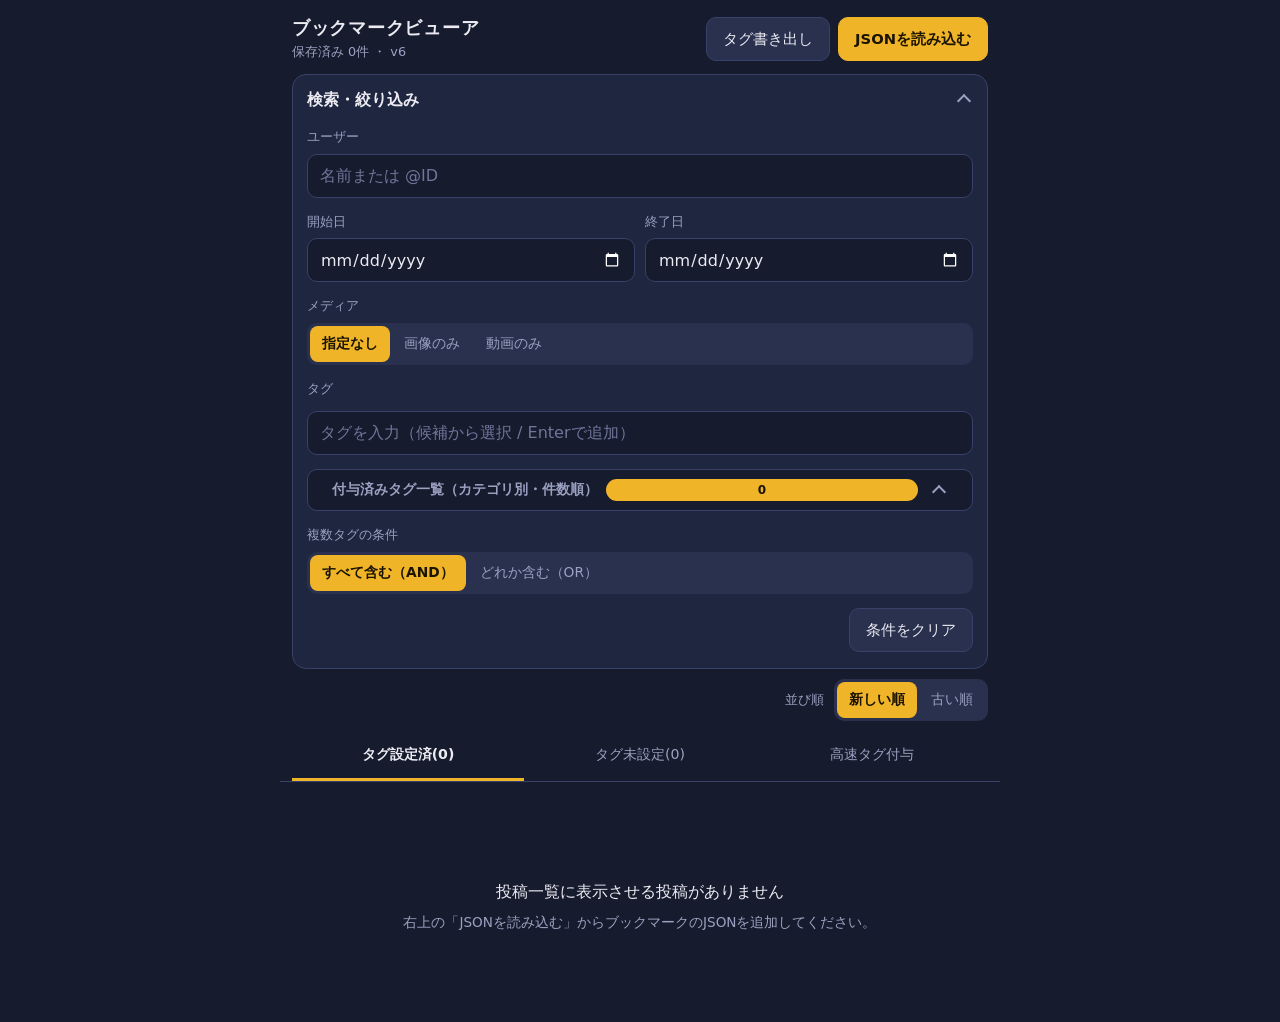
<file: index.html>
<!doctype html>
<html lang="ja">
<head>
  <meta charset="utf-8">
  <!-- スマホでも「PC版サイト」と同じ大きさ感にするため幅1060で描画。入力欄タップ時の自動ズームを防ぐため拡大は禁止
       (画像の拡大表示中だけ app.js が拡大を許可する) -->
  <meta id="vp" name="viewport" content="width=1060, maximum-scale=1, user-scalable=no, viewport-fit=cover">
  <meta name="theme-color" content="#161b2e">
  <!-- X の画像・動画CDNへリファラを送らない (動画URLがリファラ次第で拒否されるのを防ぐ) -->
  <meta name="referrer" content="no-referrer">
  <title>Xブックマークビューア</title>
  <link rel="manifest" href="manifest.webmanifest">
  <link rel="icon" href="icon.svg" type="image/svg+xml">
  <link rel="stylesheet" href="style.css">
  <script src="app.js" defer></script>
</head>
<body>
  <div class="app">

    <!-- ヘッダー -->
    <header class="top">
      <div class="brand">
        <h1>ブックマークビューア</h1>
        <p id="total-count" class="sub">保存済み 0件</p>
      </div>
      <div class="top-actions">
        <button id="btn-import" class="btn btn-primary" type="button">JSONを読み込む</button>
        <input id="file-input" type="file" accept=".json,application/json" multiple hidden>
      </div>
    </header>

    <div id="status" class="status" role="status" hidden></div>
    <div id="fatal" class="fatal" role="alert" hidden></div>
    <div id="master-note" class="note" role="status" hidden></div>

    <!-- 検索・絞り込み（並び替えとは分離） -->
    <details id="search" class="panel">
      <summary>
        <span>検索・絞り込み</span>
        <span id="filter-badge" class="badge" hidden>0</span>
      </summary>

      <form id="search-form" autocomplete="off">
        <div class="field">
          <label for="s-user">ユーザー</label>
          <input id="s-user" type="search" placeholder="名前または @ID" enterkeyhint="search">
        </div>

        <div class="field-row">
          <div class="field">
            <label for="s-from">開始日</label>
            <input id="s-from" type="date">
          </div>
          <div class="field">
            <label for="s-to">終了日</label>
            <input id="s-to" type="date">
          </div>
        </div>

        <fieldset class="field">
          <legend>メディア</legend>
          <div class="seg">
            <label><input type="radio" name="media" value="all" checked><span>指定なし</span></label>
            <label><input type="radio" name="media" value="image"><span>画像のみ</span></label>
            <label><input type="radio" name="media" value="video"><span>動画のみ</span></label>
          </div>
        </fieldset>

        <div class="field">
          <label for="s-tag">タグ</label>
          <div id="s-tag-chips" class="chip-row"></div>
          <div id="s-tag-field" class="tag-field">
            <input id="s-tag" type="text" placeholder="タグを入力（候補から選択 / Enterで追加）" enterkeyhint="done">
            <div id="s-tag-suggest" class="chip-row sug-row" hidden></div>
          </div>
          <details id="s-tag-all" class="tag-all">
            <summary>付与済みタグ一覧（カテゴリ別・件数順） <span id="s-tag-all-n" class="badge">0</span></summary>
            <div id="s-tag-all-list" class="chip-row tag-all-list"></div>
          </details>
        </div>

        <fieldset class="field">
          <legend>複数タグの条件</legend>
          <div class="seg">
            <label><input type="radio" name="tagmode" value="and" checked><span>すべて含む（AND）</span></label>
            <label><input type="radio" name="tagmode" value="or"><span>どれか含む（OR）</span></label>
          </div>
        </fieldset>

        <div class="form-actions">
          <button id="btn-reset" class="btn" type="button">条件をクリア</button>
        </div>
      </form>
    </details>

    <!-- 並び替え -->
    <div class="sortbar">
      <span id="sort-label" class="sort-label">並び順</span>
      <div class="seg" role="radiogroup" aria-labelledby="sort-label">
        <label><input type="radio" name="sort" value="new" checked><span>新しい順</span></label>
        <label><input type="radio" name="sort" value="old"><span>古い順</span></label>
      </div>
    </div>

    <!-- タブ -->
    <nav class="tabs" role="tablist" aria-label="投稿の種類">
      <button id="tab-tagged" class="tab" role="tab" type="button" data-tab="tagged" aria-selected="true">タグ設定済(<span class="n">0</span>)</button>
      <button id="tab-untagged" class="tab" role="tab" type="button" data-tab="untagged" aria-selected="false">タグ未設定(<span class="n">0</span>)</button>
      <button id="tab-quick" class="tab" role="tab" type="button" data-tab="quick" aria-selected="false">高速タグ付与</button>
    </nav>

    <div id="list-top" class="list-top"></div>
    <div id="pager-top" class="pager" hidden></div>

    <main id="list" class="list" role="tabpanel" aria-labelledby="tab-tagged"></main>

    <div id="empty" class="empty" hidden>
      <p id="empty-msg" class="empty-msg">投稿一覧に表示させる投稿がありません</p>
      <p id="empty-hint" class="empty-hint"></p>
    </div>

    <div id="pager-bottom" class="pager" hidden></div>

    <!-- 高速タグ付与 (専用UI) -->
    <section id="quick" class="quick" role="tabpanel" aria-labelledby="tab-quick" hidden>
      <div id="q-main" class="q-main">
        <div class="q-head">
          <div>
            <div id="q-progress" class="q-progress" aria-live="polite">0 / 0</div>
            <div id="q-sub" class="q-sub"></div>
          </div>
          <button id="q-exit" class="btn btn-sm" type="button">高速タグ付与を終了</button>
        </div>

        <div id="q-post" class="q-post"></div>

        <nav id="q-crumbs" class="q-crumbs" aria-label="タグのカテゴリ"></nav>

        <div class="q-current">
          <div id="q-cur" class="q-cur"></div>
          <span id="q-count" class="counter">0 / 10</span>
        </div>

        <div id="q-cands" class="q-cands">
          <input id="q-filter" type="search" placeholder="候補を絞り込み（別名も可）" autocomplete="off">
          <div id="q-cands-list"></div>
        </div>

        <div class="q-manual">
          <div class="add-row">
            <input id="q-manual" type="text" placeholder="手動タグ（10文字まで・カンマで複数）" enterkeyhint="done" autocomplete="off">
            <button id="q-manual-add" class="btn btn-primary" type="button">追加</button>
          </div>
          <p id="q-error" class="error" role="alert" hidden></p>
        </div>

        <div class="q-foot">
          <button id="q-skip" class="btn" type="button">スキップ</button>
          <button id="q-next" class="btn" type="button">次カテゴリ →</button>
          <button id="q-save" class="btn btn-primary" type="button">保存して次の投稿 →</button>
        </div>
      </div>
      <div id="q-done" class="q-done empty" hidden></div>
    </section>
  </div>

  <!-- タグ編集 -->
  <dialog id="tag-dialog" class="sheet" aria-labelledby="tag-title">
    <div class="dlg-head">
      <h2 id="tag-title" tabindex="-1" autofocus>タグを編集</h2>
      <p id="tag-post-hint" class="dlg-sub"></p>
    </div>
    <div class="dlg-body">
      <div class="dlg-block">
        <div class="dlg-row">
          <h3>この投稿のタグ</h3>
          <span id="tag-counter" class="counter">0 / 10</span>
        </div>
        <div id="tag-current" class="chip-row"></div>
      </div>

      <div class="dlg-block">
        <label class="dlg-label" for="tag-input">タグを追加</label>
        <div class="add-row">
          <input id="tag-input" type="text" placeholder="10文字まで。カンマで複数追加" enterkeyhint="done" autocomplete="off">
          <button id="tag-add" class="btn btn-primary" type="button">追加</button>
        </div>
        <p id="tag-error" class="error" role="alert" hidden></p>
      </div>

      <div class="dlg-block">
        <h3>JSONタグから選ぶ</h3>
        <input id="tag-filter" type="search" placeholder="候補を絞り込み（別名も可）" autocomplete="off">
        <div id="tag-master" class="pick-master"></div>
      </div>

      <div class="dlg-block">
        <h3>使用済みのタグから選ぶ</h3>
        <div id="tag-existing" class="chip-row pick-row"></div>
      </div>
    </div>
    <div class="dlg-foot">
      <button id="tag-cancel" class="btn" type="button">キャンセル</button>
      <button id="tag-save" class="btn btn-primary" type="button">保存</button>
    </div>
  </dialog>

  <!-- 画像拡大 -->
  <dialog id="lightbox" aria-label="画像の拡大表示">
    <div class="lb-bar">
      <div class="lb-info">
        <span id="lb-post" class="lb-count"></span>
        <span id="lb-imgnav" class="lb-imgnav" hidden>
          <button id="lb-iprev" class="btn btn-icon" type="button" aria-label="前の画像">‹</button>
          <span id="lb-count" class="lb-count"></span>
          <button id="lb-inext" class="btn btn-icon" type="button" aria-label="次の画像">›</button>
        </span>
      </div>
      <div class="lb-actions">
        <button id="lb-save" class="btn btn-primary" type="button">画像を保存</button>
        <button id="lb-close" class="btn" type="button">閉じる</button>
      </div>
    </div>
    <div id="lb-stage" class="lb-stage">
      <button id="lb-prev" class="lb-nav lb-prev" type="button" aria-label="前の投稿">‹</button>
      <img id="lb-img" alt="拡大した画像" decoding="async" referrerpolicy="no-referrer">
      <p id="lb-msg" class="lb-msg" hidden>ファイルの読み込みに失敗しました</p>
      <button id="lb-next" class="lb-nav lb-next" type="button" aria-label="次の投稿">›</button>
    </div>
  </dialog>

  <!-- 読み込み結果 -->
  <dialog id="import-dialog" class="sheet" aria-labelledby="import-title">
    <div class="dlg-head">
      <h2 id="import-title" tabindex="-1" autofocus>読み込み結果</h2>
    </div>
    <div id="import-body" class="dlg-body"></div>
    <div class="dlg-foot">
      <button id="import-close" class="btn btn-primary" type="button">閉じる</button>
    </div>
  </dialog>

  <!-- 確認 -->
  <dialog id="confirm-dialog" class="sheet" aria-labelledby="confirm-msg">
    <div class="dlg-head">
      <h2 id="confirm-msg" tabindex="-1" autofocus></h2>
    </div>
    <div class="dlg-foot">
      <button id="confirm-cancel" class="btn" type="button">キャンセル</button>
      <button id="confirm-ok" class="btn btn-primary" type="button">OK</button>
    </div>
  </dialog>

  <div id="toast" class="toast" role="status" aria-live="polite"></div>
</body>
</html>
</file>
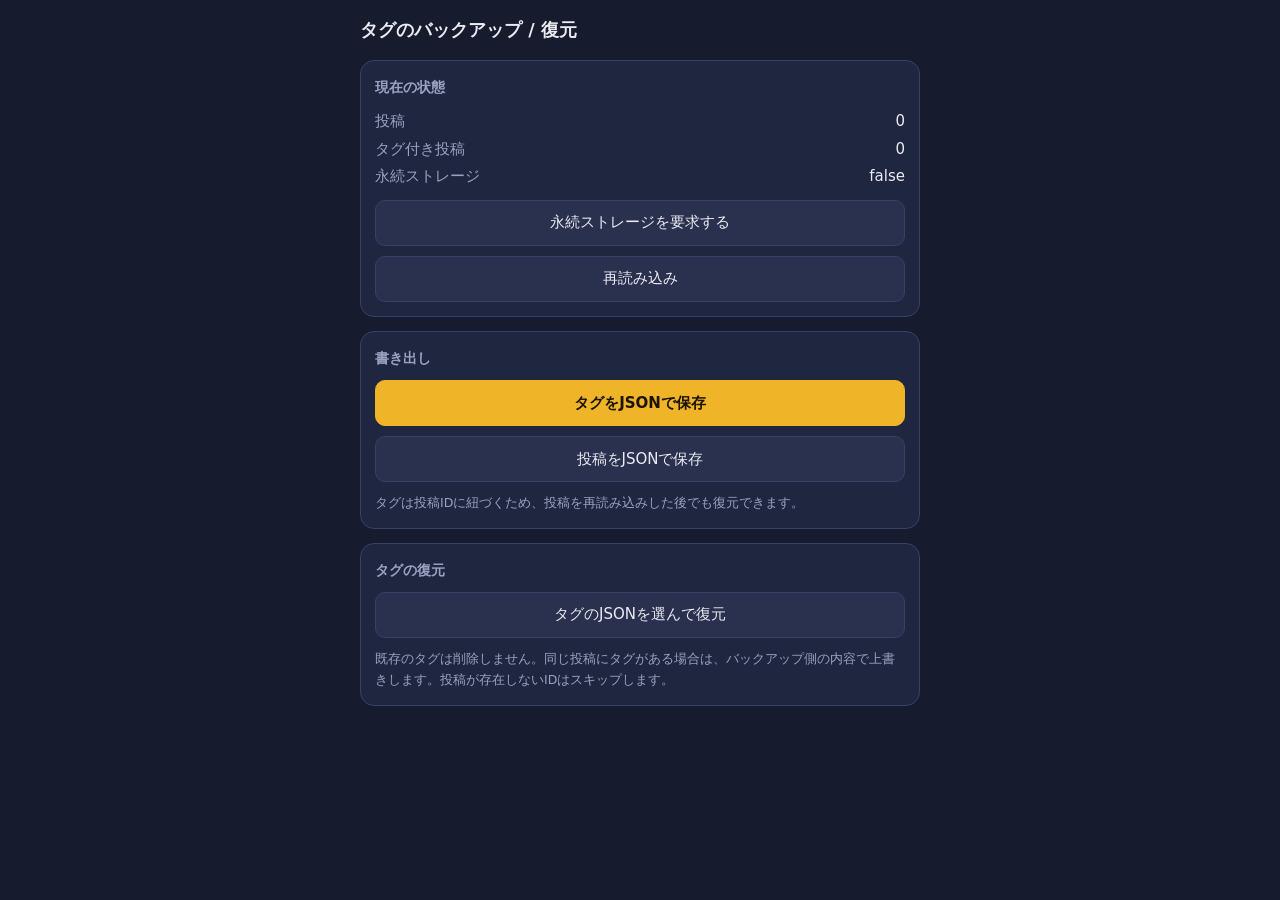
<file: tools/backup.html>
<!doctype html>
<html lang="ja">
<head>
<meta charset="utf-8">
<meta name="viewport" content="width=device-width, initial-scale=1">
<title>タグのバックアップ</title>
<style>
  :root{--bg:#161b2e;--surface:#1f2640;--line:#38416a;--text:#ecebf2;--muted:#9ba1c0;--accent:#f0b429;--on-accent:#1a1400;--ok:#8fe3a0;--ng:#ff8080}
  *{box-sizing:border-box}
  body{margin:0;padding:16px;background:var(--bg);color:var(--text);font:15px/1.7 "Hiragino Sans","Noto Sans JP",system-ui,sans-serif}
  main{max-width:560px;margin:0 auto;display:grid;gap:14px}
  h1{font-size:1.1rem;margin:0}
  section{background:var(--surface);border:1px solid var(--line);border-radius:14px;padding:14px;display:grid;gap:10px}
  h2{font-size:.9rem;margin:0;color:var(--muted);font-weight:600}
  button,label.btn{appearance:none;border:1px solid var(--line);background:#29314f;color:var(--text);border-radius:10px;min-height:46px;padding:0 14px;font:inherit;display:flex;align-items:center;justify-content:center;cursor:pointer}
  button.primary{background:var(--accent);border-color:var(--accent);color:var(--on-accent);font-weight:700}
  input[type=file]{display:none}
  dl{margin:0;display:grid;grid-template-columns:auto 1fr;gap:2px 12px}
  dt{color:var(--muted)} dd{margin:0;text-align:right;font-variant-numeric:tabular-nums}
  #msg{white-space:pre-wrap;min-height:1.7em;margin:0;font-size:.88rem}
  .ok{color:var(--ok)} .ng{color:var(--ng)}
  small{color:var(--muted)}
</style>
</head>
<body>
<main>
  <h1>タグのバックアップ / 復元</h1>

  <section>
    <h2>現在の状態</h2>
    <dl>
      <dt>投稿</dt><dd id="n-posts">-</dd>
      <dt>タグ付き投稿</dt><dd id="n-tags">-</dd>
      <dt>永続ストレージ</dt><dd id="persist">-</dd>
    </dl>
    <button id="btn-persist" type="button">永続ストレージを要求する</button>
    <button id="btn-refresh" type="button">再読み込み</button>
  </section>

  <section>
    <h2>書き出し</h2>
    <button id="ex-tags" class="primary" type="button">タグをJSONで保存</button>
    <button id="ex-posts" type="button">投稿をJSONで保存</button>
    <small>タグは投稿IDに紐づくため、投稿を再読み込みした後でも復元できます。</small>
  </section>

  <section>
    <h2>タグの復元</h2>
    <label class="btn" for="im-tags">タグのJSONを選んで復元</label>
    <input id="im-tags" type="file" accept=".json,application/json">
    <small>既存のタグは削除しません。同じ投稿にタグがある場合は、バックアップ側の内容で上書きします。投稿が存在しないIDはスキップします。</small>
  </section>

  <p id="msg" role="status"></p>
</main>

<script>
'use strict';
const DB_NAME = 'xbm-viewer';
const $ = (id) => document.getElementById(id);
const say = (t, cls = '') => { const m = $('msg'); m.textContent = t; m.className = cls; };

/* 存在するDBだけ開く(無いDBを開いて空のDBを作らないため) */
async function openDb() {
  if (indexedDB.databases) {
    const list = await indexedDB.databases();
    if (!list.some((d) => d.name === DB_NAME)) throw new Error('データベースが見つかりません');
  }
  return new Promise((ok, ng) => {
    const r = indexedDB.open(DB_NAME);
    r.onsuccess = () => ok(r.result);
    r.onerror = () => ng(r.error);
    r.onblocked = () => ng(new Error('他のタブが使用中です。他のタブを閉じてください'));
  });
}
const req = (r) => new Promise((ok, ng) => { r.onsuccess = () => ok(r.result); r.onerror = () => ng(r.error); });
const getAll = async (store) => { const db = await openDb(); try { return await req(db.transaction(store).objectStore(store).getAll()); } finally { db.close(); } };

function download(name, data) {
  const blob = new Blob([JSON.stringify(data)], { type: 'application/json' });
  const a = document.createElement('a');
  a.href = URL.createObjectURL(blob); a.download = name;
  document.body.append(a); a.click(); a.remove();
  setTimeout(() => URL.revokeObjectURL(a.href), 15000);
}
const stamp = () => new Date().toISOString().slice(0, 10);

async function refresh() {
  try {
    const db = await openDb();
    const c = async (s) => req(db.transaction(s).objectStore(s).count());
    $('n-posts').textContent = await c('posts');
    $('n-tags').textContent = await c('tags');
    db.close();
  } catch (e) { say(`状態を取得できません: ${e.message || e}`, 'ng'); }
  try { $('persist').textContent = navigator.storage?.persisted ? String(await navigator.storage.persisted()) : '非対応'; } catch { $('persist').textContent = '不明'; }
}

$('btn-refresh').onclick = refresh;

$('btn-persist').onclick = async () => {
  if (!navigator.storage?.persist) return say('このブラウザは永続ストレージの要求に対応していません', 'ng');
  const ok = await navigator.storage.persist();
  say(ok ? '永続ストレージが許可されました' : '許可されませんでした。ホーム画面に追加すると許可されやすくなります', ok ? 'ok' : 'ng');
  refresh();
};

$('ex-tags').onclick = async () => {
  try {
    const rows = await getAll('tags');
    if (!rows.length) return say('タグが0件のため保存しませんでした', 'ng');
    download(`xbm-tags-${stamp()}.json`, { kind: 'xbm-tags', version: 1, exportedAt: new Date().toISOString(), tags: rows });
    say(`タグ ${rows.length}件を書き出しました`, 'ok');
  } catch (e) { say(`書き出しに失敗: ${e.message || e}`, 'ng'); }
};

$('ex-posts').onclick = async () => {
  try {
    const rows = await getAll('posts');
    if (!rows.length) return say('投稿が0件のため保存しませんでした', 'ng');
    download(`xbm-posts-${stamp()}.json`, { version: 1, exportedAt: new Date().toISOString(), posts: rows });
    say(`投稿 ${rows.length}件を書き出しました`, 'ok');
  } catch (e) { say(`書き出しに失敗: ${e.message || e}`, 'ng'); }
};

$('im-tags').onchange = async (ev) => {
  const f = ev.target.files[0];
  ev.target.value = '';
  if (!f) return;
  try {
    const data = JSON.parse(await f.text());
    /* 新形式 {tags:[...]} と、旧diag.htmlの配列形式の両方に対応 */
    const rows = Array.isArray(data) ? data : data && Array.isArray(data.tags) ? data.tags : null;
    if (!rows) throw new Error('タグのバックアップ形式ではありません');
    const db = await openDb();
    if (!db.objectStoreNames.contains('tags')) { db.close(); throw new Error('tags ストアがありません'); }
    let put = 0, skip = 0;
    const tx = db.transaction(['posts', 'tags'], 'readwrite');
    const posts = tx.objectStore('posts'), tags = tx.objectStore('tags');
    for (const r of rows) {
      const ok = r && typeof r.postId === 'string' && Array.isArray(r.tags) && r.tags.every((t) => typeof t === 'string');
      if (!ok || !r.tags.length) { skip++; continue; }
      if (!(await req(posts.getKey(r.postId)))) { skip++; continue; }
      tags.put({ postId: r.postId, tags: r.tags.slice(0, 10), updatedAt: r.updatedAt || Date.now() });
      put++;
    }
    await new Promise((ok, ng) => { tx.oncomplete = ok; tx.onerror = () => ng(tx.error); tx.onabort = () => ng(tx.error); });
    db.close();
    say(`復元 ${put}件 / スキップ ${skip}件(投稿が無い・形式不正)`, put ? 'ok' : 'ng');
    refresh();
  } catch (e) { say(`復元に失敗: ${e.message || e}`, 'ng'); }
};

refresh();
</script>
</body>
</html>
</file>
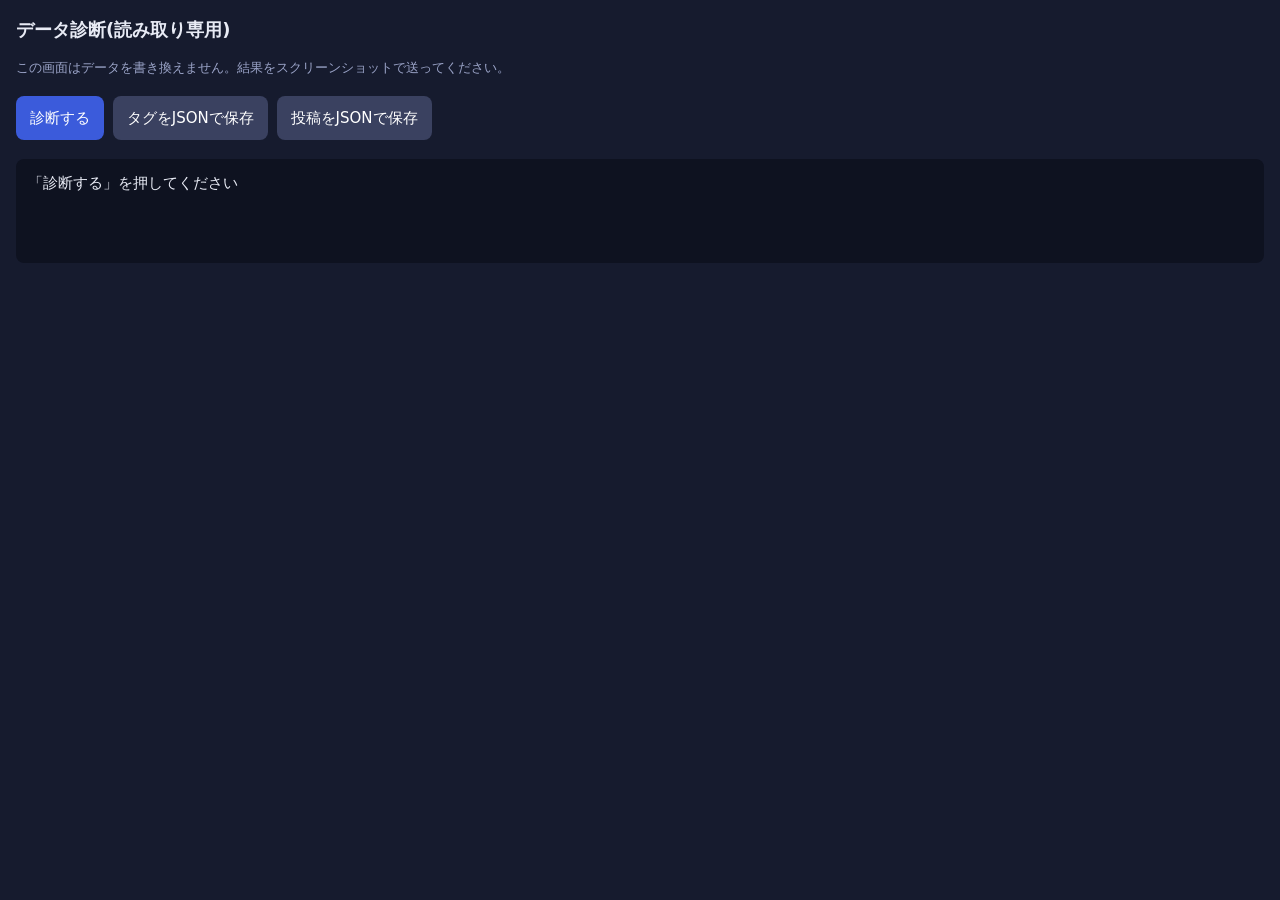
<file: tools/diag.html>
<!doctype html>
<html lang="ja">
<head>
<meta charset="utf-8">
<meta name="viewport" content="width=device-width, initial-scale=1">
<title>データ診断</title>
<style>
  body{font:15px/1.6 system-ui,sans-serif;margin:0;padding:16px;background:#161b2e;color:#e8ebf5}
  h1{font-size:18px;margin:0 0 12px}
  button{font:inherit;padding:10px 14px;margin:4px 4px 4px 0;border:0;border-radius:8px;background:#3b5bdb;color:#fff}
  button.sub{background:#3a4160}
  pre{white-space:pre-wrap;word-break:break-all;background:#0e1220;padding:12px;border-radius:8px;min-height:80px}
  p.note{color:#9aa3c7;font-size:13px}
</style>
</head>
<body>
<h1>データ診断(読み取り専用)</h1>
<p class="note">この画面はデータを書き換えません。結果をスクリーンショットで送ってください。</p>
<button id="run">診断する</button>
<button id="exTags" class="sub">タグをJSONで保存</button>
<button id="exPosts" class="sub">投稿をJSONで保存</button>
<pre id="out">「診断する」を押してください</pre>
<script>
const DB_NAME = 'xbm-viewer';
const out = document.getElementById('out');
const log = (s) => { out.textContent += '\n' + s; };

async function findDb() {
  if (!indexedDB.databases) return { unsupported: true };
  const list = await indexedDB.databases();
  return { list, hit: list.find(d => d.name === DB_NAME) };
}
// DBが存在すると確認できた場合のみ開く(存在しないDBを開くと空のDBが作られてしまうため)
function openExisting() {
  return new Promise((ok, ng) => {
    const r = indexedDB.open(DB_NAME);
    r.onsuccess = () => ok(r.result);
    r.onerror = () => ng(r.error);
    r.onblocked = () => ng(new Error('blocked'));
  });
}
const count = (db, n) => new Promise((ok, ng) => {
  const q = db.transaction(n).objectStore(n).count();
  q.onsuccess = () => ok(q.result); q.onerror = () => ng(q.error);
});
const all = (db, n) => new Promise((ok, ng) => {
  const q = db.transaction(n).objectStore(n).getAll();
  q.onsuccess = () => ok(q.result); q.onerror = () => ng(q.error);
});
function download(name, data) {
  const blob = new Blob([JSON.stringify(data, null, 1)], { type: 'application/json' });
  const a = document.createElement('a');
  a.href = URL.createObjectURL(blob); a.download = name;
  document.body.appendChild(a); a.click(); a.remove();
  setTimeout(() => URL.revokeObjectURL(a.href), 5000);
}

document.getElementById('run').onclick = async () => {
  out.textContent = '診断開始';
  log('origin: ' + location.origin);
  try {
    if (navigator.storage?.persisted) log('永続ストレージ: ' + (await navigator.storage.persisted()));
    if (navigator.storage?.estimate) {
      const e = await navigator.storage.estimate();
      log('使用量/上限: ' + Math.round(e.usage / 1024) + ' KB / ' + Math.round(e.quota / 1048576) + ' MB');
    }
  } catch (e) { log('storage情報エラー: ' + e); }
  try {
    const regs = await navigator.serviceWorker.getRegistrations();
    log('Service Worker: ' + regs.length + '件');
    log('キャッシュ: ' + JSON.stringify(await caches.keys()));
  } catch (e) { log('SW/キャッシュ確認エラー: ' + e); }
  try {
    const r = await findDb();
    if (r.unsupported) return log('このブラウザは indexedDB.databases() 非対応のため、安全のためDBを開きません');
    log('DB一覧: ' + JSON.stringify(r.list));
    if (!r.hit) return log('→ ' + DB_NAME + ' が存在しません(サイトデータが消えた可能性)');
    const db = await openExisting();
    log('version: ' + db.version);
    log('ストア: ' + JSON.stringify([...db.objectStoreNames]));
    for (const n of db.objectStoreNames) log('  ' + n + ': ' + (await count(db, n)) + '件');
    db.close();
  } catch (e) { log('エラー: ' + e); }
};

async function exportStore(store, file) {
  try {
    const r = await findDb();
    if (r.unsupported || !r.hit) return alert('DBが見つかりません');
    const db = await openExisting();
    if (!db.objectStoreNames.contains(store)) { db.close(); return alert(store + ' ストアがありません'); }
    const rows = await all(db, store);
    db.close();
    if (!rows.length) return alert(store + ' は0件です');
    download(file, rows);
  } catch (e) { alert('エラー: ' + e); }
}
document.getElementById('exTags').onclick = () => exportStore('tags', 'xbm-tags-backup.json');
document.getElementById('exPosts').onclick = () => exportStore('posts', 'xbm-posts-backup.json');
</script>
</body>
</html>
</file>
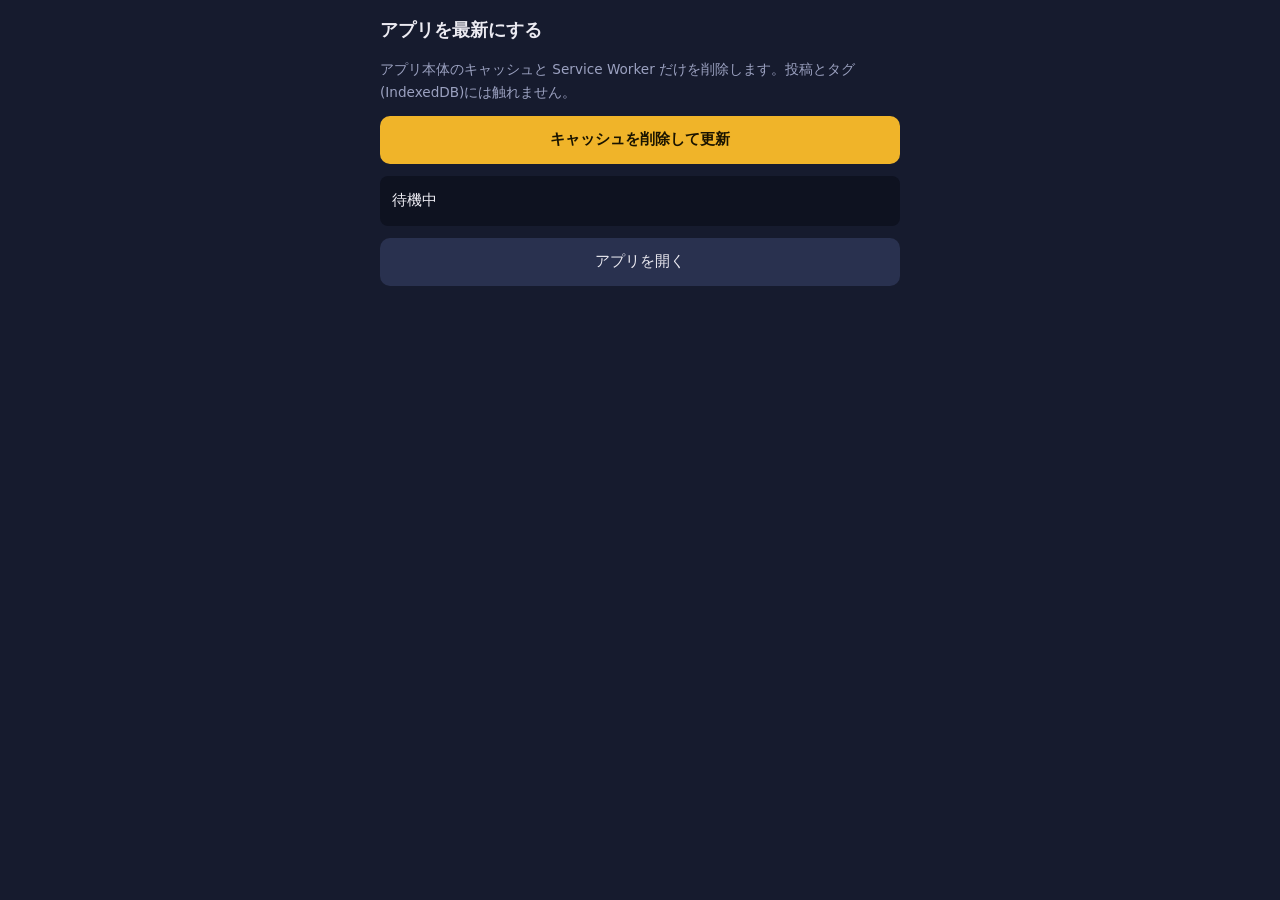
<file: tools/refresh.html>
<!doctype html>
<html lang="ja">
<head>
<meta charset="utf-8">
<meta name="viewport" content="width=device-width, initial-scale=1">
<title>アプリを最新にする</title>
<style>
  body{font:15px/1.7 system-ui,sans-serif;margin:0;padding:16px;background:#161b2e;color:#ecebf2}
  main{max-width:520px;margin:0 auto;display:grid;gap:12px}
  button,a.btn{appearance:none;border:0;border-radius:10px;min-height:48px;padding:0 16px;font:inherit;display:flex;align-items:center;justify-content:center;text-decoration:none;background:#f0b429;color:#1a1400;font-weight:700}
  a.btn{background:#29314f;color:#ecebf2;font-weight:400}
  pre{white-space:pre-wrap;background:#0e1220;padding:12px;border-radius:8px;margin:0}
  p{margin:0;color:#9ba1c0;font-size:.85rem}
</style>
</head>
<body>
<main>
  <h1 style="font-size:1.1rem;margin:0">アプリを最新にする</h1>
  <p>アプリ本体のキャッシュと Service Worker だけを削除します。投稿とタグ(IndexedDB)には触れません。</p>
  <button id="go" type="button">キャッシュを削除して更新</button>
  <pre id="out">待機中</pre>
  <a class="btn" href="../index.html">アプリを開く</a>
</main>
<script>
const out = document.getElementById('out');
const log = (s) => { out.textContent += '\n' + s; };
document.getElementById('go').onclick = async () => {
  out.textContent = '開始';
  try {
    const regs = await navigator.serviceWorker.getRegistrations();
    for (const r of regs) { await r.unregister(); }
    log(`Service Worker 解除: ${regs.length}件`);
  } catch (e) { log('SW解除エラー: ' + e); }
  try {
    const keys = await caches.keys();
    for (const k of keys) { await caches.delete(k); }
    log(`キャッシュ削除: ${JSON.stringify(keys)}`);
  } catch (e) { log('キャッシュ削除エラー: ' + e); }
  log('完了。「アプリを開く」を押してください(開いたら画面上部に v5 と表示されます)');
};
</script>
</body>
</html>
</file>
<file: style.css>
/* ==========================================================
   Xブックマークビューア
   藍 (深い藍色) を地に、山吹色を栞のアクセントにしたダークテーマ
   ========================================================== */

:root {
  color-scheme: dark;
  --bg: #161b2e;
  --surface: #1f2640;
  --surface-2: #29314f;
  --line: #38416a;
  --text: #ecebf2;
  --muted: #9ba1c0;
  --accent: #f0b429;
  --on-accent: #1a1400;
  --danger: #ff8080;
  --font: "Hiragino Sans", "Hiragino Kaku Gothic ProN", "Noto Sans JP", "Yu Gothic UI", "Meiryo", system-ui, sans-serif;
  --safe-b: env(safe-area-inset-bottom, 0px);
  --tabs-h: 50px;
}

* { box-sizing: border-box; }
[hidden] { display: none !important; }

html { -webkit-text-size-adjust: 100%; text-size-adjust: 100%; touch-action: manipulation; }

body {
  margin: 0;
  background: var(--bg);
  color: var(--text);
  font: 15px/1.6 var(--font);
  overflow-wrap: anywhere;
}

button, input, select { font: inherit; color: inherit; }

:focus-visible {
  outline: 2px solid var(--accent);
  outline-offset: 2px;
}

.app {
  max-width: 720px;
  margin: 0 auto;
  padding: 0 12px calc(32px + var(--safe-b));
}

/* ---------- ボタン ---------- */
.btn {
  appearance: none;
  border: 1px solid var(--line);
  background: var(--surface-2);
  color: var(--text);
  border-radius: 10px;
  min-height: 44px;
  padding: 0 16px;
  display: inline-flex;
  align-items: center;
  justify-content: center;
  gap: 8px;
  cursor: pointer;
  text-decoration: none;
  font-size: .92rem;
  -webkit-tap-highlight-color: transparent;
}
.btn:hover { border-color: var(--muted); }
.btn:active { transform: translateY(1px); }
.btn[disabled], .btn[aria-disabled="true"] { opacity: .4; pointer-events: none; }
.btn-primary {
  background: var(--accent);
  border-color: var(--accent);
  color: var(--on-accent);
  font-weight: 700;
}
.btn-primary:hover { border-color: #fff2; filter: brightness(1.06); }
.btn-icon { min-width: 44px; padding: 0 10px; font-size: 1.2rem; }
.btn svg { width: 16px; height: 16px; fill: currentColor; flex: none; }

/* ---------- ヘッダー ---------- */
.top {
  display: flex;
  align-items: center;
  justify-content: space-between;
  gap: 12px;
  padding: 16px 0 12px;
}
.brand h1 { margin: 0; font-size: 1.15rem; letter-spacing: .04em; line-height: 1.3; }
.sub { margin: 2px 0 0; font-size: .8rem; color: var(--muted); }

.status {
  background: var(--surface);
  border: 1px solid var(--line);
  border-left: 4px solid var(--accent);
  border-radius: 10px;
  padding: 10px 12px;
  margin-bottom: 10px;
  font-size: .88rem;
}
.fatal {
  background: #3a1f2b;
  border: 1px solid #7a3a4d;
  border-radius: 10px;
  padding: 12px;
  margin-bottom: 10px;
  color: #ffd0d0;
}

/* ---------- 検索パネル ---------- */
.panel {
  background: var(--surface);
  border: 1px solid var(--line);
  border-radius: 14px;
  margin-bottom: 10px;
}
.panel summary {
  list-style: none;
  cursor: pointer;
  display: flex;
  align-items: center;
  justify-content: space-between;
  min-height: 48px;
  padding: 0 14px;
  font-weight: 600;
}
.panel summary::-webkit-details-marker { display: none; }
.panel summary::after {
  content: "";
  width: 8px; height: 8px;
  border-right: 2px solid var(--muted);
  border-bottom: 2px solid var(--muted);
  transform: rotate(45deg);
  margin: -4px 4px 0 auto;
  transition: transform .15s;
}
.panel[open] summary::after { transform: rotate(-135deg); margin-top: 4px; }
.panel summary > span:first-child { flex: 1; }
.badge {
  background: var(--accent);
  color: var(--on-accent);
  font-size: .75rem;
  font-weight: 700;
  min-width: 22px;
  height: 22px;
  border-radius: 11px;
  display: inline-flex;
  align-items: center;
  justify-content: center;
  padding: 0 6px;
  margin-right: 8px;
}

#search-form { padding: 4px 14px 16px; display: grid; gap: 14px; }
.field { display: grid; gap: 6px; min-width: 0; }
.field-row { display: grid; grid-template-columns: 1fr 1fr; gap: 10px; }
.field > label, legend { font-size: .8rem; color: var(--muted); padding: 0; }
fieldset { border: 0; margin: 0; padding: 0; min-width: 0; }
legend { margin-bottom: 6px; }

input[type="text"], input[type="search"], input[type="date"], select {
  width: 100%;
  min-height: 44px;
  background: var(--bg);
  border: 1px solid var(--line);
  border-radius: 10px;
  padding: 0 12px;
  font-size: 16px; /* iOSの自動ズーム防止 */
}
input::placeholder { color: #6f7699; }
select { width: auto; padding-right: 8px; }
.form-actions { display: flex; justify-content: flex-end; }

/* セグメント */
.seg {
  display: inline-flex;
  flex-wrap: wrap;
  background: var(--surface-2);
  border-radius: 10px;
  padding: 3px;
  gap: 2px;
}
.seg label { position: relative; display: block; }
.seg input { position: absolute; inset: 0; margin: 0; opacity: 0; cursor: pointer; }
.seg span {
  display: block;
  padding: 7px 12px;
  border-radius: 8px;
  font-size: .86rem;
  line-height: 1.5;
  min-height: 36px;
  color: var(--muted);
}
.seg input:checked + span { background: var(--accent); color: var(--on-accent); font-weight: 700; }
.seg input:focus-visible + span { outline: 2px solid var(--accent); outline-offset: 2px; }

/* ---------- 並び替え ---------- */
.sortbar { display: flex; align-items: center; justify-content: flex-end; gap: 10px; margin: 6px 0 10px; }
.sort-label { font-size: .8rem; color: var(--muted); }

/* ---------- タブ ---------- */
.tabs {
  position: sticky;
  top: 0;
  z-index: 5;
  display: grid;
  grid-template-columns: repeat(3, 1fr);
  background: var(--bg);
  border-bottom: 1px solid var(--line);
  margin: 0 -12px;
  padding: 0 12px;
}
.tab {
  appearance: none;
  background: none;
  border: 0;
  border-bottom: 3px solid transparent;
  height: var(--tabs-h);
  color: var(--muted);
  font-size: .88rem;
  cursor: pointer;
  -webkit-tap-highlight-color: transparent;
}
.tab[aria-selected="true"] { color: var(--text); border-bottom-color: var(--accent); font-weight: 700; }
.list-top { scroll-margin-top: var(--tabs-h); height: 1px; }

/* ---------- ページ送り ---------- */
.pager {
  display: flex;
  align-items: center;
  justify-content: center;
  flex-wrap: wrap;
  gap: 6px;
  margin: 12px 0;
}
.pager select { min-height: 44px; font-size: 16px; }
.pager-total { color: var(--muted); font-size: .85rem; padding: 0 4px; }

/* ---------- 投稿カード ---------- */
.list { min-height: 40px; }
.card {
  background: var(--surface);
  border: 1px solid var(--line);
  border-radius: 14px;
  padding: 12px;
  margin: 12px 0;
}
.card-head { display: flex; align-items: center; gap: 10px; }
.avatar {
  position: relative;
  flex: none;
  width: 42px; height: 42px;
  border-radius: 50%;
  background: var(--surface-2);
  overflow: hidden;
  display: grid;
  place-items: center;
  font-weight: 700;
  color: var(--muted);
}
.avatar img { position: absolute; inset: 0; width: 100%; height: 100%; object-fit: cover; }
.who { min-width: 0; flex: 1; }
.who-line { display: flex; gap: 8px; align-items: baseline; min-width: 0; }
.name { font-weight: 700; white-space: nowrap; overflow: hidden; text-overflow: ellipsis; min-width: 0; }
.handle { color: var(--muted); font-size: .85rem; white-space: nowrap; overflow: hidden; text-overflow: ellipsis; flex: 0 1 auto; }
.when { display: block; color: var(--muted); font-size: .78rem; }

.text-wrap { margin: 10px 0 4px; }
.text {
  margin: 0;
  white-space: pre-wrap;
  cursor: pointer;
  line-height: 1.65;
}
.text.clamp {
  display: -webkit-box;
  -webkit-box-orient: vertical;
  -webkit-line-clamp: 3;
  line-clamp: 3;
  overflow: hidden;
}
.more {
  appearance: none;
  background: none;
  border: 0;
  padding: 4px 0;
  color: var(--accent);
  font-size: .82rem;
  cursor: pointer;
}

/* ---------- メディア ---------- */
.media { margin: 10px 0 6px; }
.strip {
  display: flex;
  gap: 8px;
  overflow-x: auto;
  scroll-snap-type: x mandatory;
  overscroll-behavior-x: contain;
  -webkit-overflow-scrolling: touch;
  scrollbar-width: thin;
  scrollbar-color: var(--line) transparent;
  border-radius: 10px;
  align-items: center;
}
.slide {
  position: relative;
  flex: 0 0 100%;
  scroll-snap-align: center;
  display: flex;
  align-items: center;
  justify-content: center;
  background: var(--surface-2);
  border-radius: 10px;
  overflow: hidden;
  min-width: 0;
}
.strip.multi .slide { flex-basis: 88%; }
.slide.loading { min-height: 180px; }
.slide img, .slide video {
  display: block;
  width: 100%;
  height: auto;
  max-height: min(78vh, 720px); /* 極端に縦長のメディア対策 */
  object-fit: contain;
}
.slide-img img { cursor: zoom-in; }
.slide.failed { min-height: 120px; }
.slide.failed img { display: none; }
.slide-msg {
  padding: 24px 12px;
  text-align: center;
  color: var(--muted);
  font-size: .85rem;
}

.poster {
  appearance: none;
  border: 0;
  padding: 0;
  margin: 0;
  background: none;
  position: relative;
  width: 100%;
  min-height: 160px;
  display: flex;
  align-items: center;
  justify-content: center;
  cursor: pointer;
}
.poster.noplay { cursor: default; }
.play {
  position: absolute;
  width: 58px; height: 58px;
  border-radius: 50%;
  background: rgba(22, 27, 46, .78);
  border: 2px solid #fff9;
  display: grid;
  place-items: center;
}
.play::before {
  content: "";
  margin-left: 4px;
  border-style: solid;
  border-width: 10px 0 10px 17px;
  border-color: transparent transparent transparent #fff;
}
.video-note {
  position: absolute;
  left: 8px; right: 8px; bottom: 8px;
  background: rgba(22, 27, 46, .92);
  border-radius: 8px;
  padding: 6px 10px;
  font-size: .8rem;
  color: #ffd0d0;
  display: grid;
  gap: 4px;
}
.video-note p { margin: 0; }
.video-note small { color: var(--muted); font-size: .7rem; word-break: break-all; }
.video-note .video-open { color: var(--accent); font-size: .8rem; padding: 6px 0; text-decoration: underline; }

/* ---------- タグ表示 (栞形) ---------- */
.tags { display: flex; flex-wrap: wrap; gap: 6px; margin: 10px 0 2px; }
.tag {
  position: relative;
  display: inline-block;
  padding: 3px 11px 3px 18px;
  background: var(--surface-2);
  font-size: .82rem;
  line-height: 1.5;
  clip-path: polygon(10px 0, 100% 0, 100% 100%, 10px 100%, 0 50%);
}
.tag::before {
  content: "";
  position: absolute;
  left: 9px; top: 50%;
  width: 4px; height: 4px;
  margin-top: -2px;
  border-radius: 50%;
  background: var(--accent);
}
.tag.none {
  background: transparent;
  clip-path: none;
  border: 1px dashed var(--line);
  border-radius: 6px;
  color: var(--muted);
  padding: 2px 10px;
}
.tag.none::before { display: none; }

.actions { display: flex; justify-content: space-between; align-items: center; gap: 8px; margin-top: 8px; }

/* ---------- 空表示 ---------- */
.empty { text-align: center; padding: 56px 16px; }
.empty-msg { margin: 0 0 8px; font-size: 1rem; }
.empty-hint { margin: 0; color: var(--muted); font-size: .85rem; }

/* ---------- チップ ---------- */
.chip-row { display: flex; flex-wrap: wrap; gap: 6px; }
.chip {
  appearance: none;
  display: inline-flex;
  align-items: center;
  gap: 6px;
  min-height: 34px;
  padding: 0 12px;
  background: var(--surface-2);
  border: 1px solid var(--line);
  border-radius: 17px;
  font-size: .85rem;
  cursor: pointer;
}
.chip .x { color: var(--muted); font-size: 1rem; line-height: 1; }
.chip small { color: var(--muted); font-size: .72rem; }
.chip[aria-pressed="true"] { border-color: var(--accent); color: var(--accent); }
.chip-empty { color: var(--muted); font-size: .85rem; margin: 0; }

/* ---------- ダイアログ ---------- */
dialog {
  color: var(--text);
  background: var(--surface);
  border: 1px solid var(--line);
  border-radius: 16px;
  padding: 0;
  width: min(560px, calc(100vw - 24px));
  max-height: 88dvh;
}
dialog::backdrop { background: rgba(8, 10, 22, .72); }
dialog[open] { display: flex; flex-direction: column; }
.dlg-head { padding: 16px 16px 8px; }
.dlg-head h2 { margin: 0; font-size: 1.05rem; outline: none; }
.dlg-sub { margin: 4px 0 0; color: var(--muted); font-size: .8rem; }
.dlg-body { padding: 4px 16px 12px; overflow-y: auto; flex: 1; display: grid; gap: 16px; align-content: start; }
.dlg-block { display: grid; gap: 8px; }
.dlg-block h3 { margin: 0; font-size: .85rem; color: var(--muted); font-weight: 600; }
.dlg-label { font-size: .85rem; color: var(--muted); font-weight: 600; }
.dlg-row { display: flex; justify-content: space-between; align-items: baseline; }
.dlg-foot {
  display: flex;
  gap: 8px;
  justify-content: flex-end;
  padding: 12px 16px calc(12px + var(--safe-b));
  border-top: 1px solid var(--line);
}
.counter { font-size: .8rem; color: var(--muted); }
.add-row { display: flex; gap: 8px; }
.add-row input { flex: 1; min-width: 0; }
.error { margin: 0; color: var(--danger); font-size: .82rem; }
.pick-row { max-height: 30dvh; overflow-y: auto; }

@media (max-width: 600px) {
  dialog.sheet {
    width: 100%;
    max-width: 100%;
    margin: auto 0 0;
    border-radius: 16px 16px 0 0;
    border-bottom: 0;
    max-height: 92dvh;
  }
}

/* ---------- ライトボックス ---------- */
#lightbox {
  width: 100vw;
  max-width: none;
  height: 100dvh;
  max-height: none;
  margin: 0;
  border: 0;
  border-radius: 0;
  background: #0b0e1c;
}
.lb-bar {
  display: flex;
  align-items: center;
  justify-content: space-between;
  gap: 8px;
  padding: 8px 12px;
  padding-top: max(8px, env(safe-area-inset-top, 0px));
}
.lb-count { color: var(--muted); font-size: .85rem; }
.lb-info { display: flex; align-items: center; gap: 12px; min-width: 0; flex-wrap: wrap; }
.lb-imgnav { display: inline-flex; align-items: center; gap: 4px; }
.lb-imgnav .btn-icon { min-height: 40px; min-width: 40px; }
.lb-stage img.loading { opacity: .35; }
.lb-actions { display: flex; gap: 8px; }
.lb-stage {
  position: relative;
  flex: 1;
  min-height: 0;
  display: flex;
  align-items: center;
  justify-content: center;
  touch-action: pan-x pan-y pinch-zoom;
  padding-bottom: var(--safe-b);
}
/* 画面いっぱいに表示 (元画像が小さくても拡大して表示する) */
.lb-stage img { position: absolute; inset: 0; width: 100%; height: 100%; object-fit: contain; }
.lb-msg { color: var(--muted); }
.lb-nav {
  position: absolute;
  top: 50%;
  transform: translateY(-50%);
  width: 52px; height: 88px;
  border: 0;
  background: rgba(22, 27, 46, .6);
  color: #fff;
  font-size: 2rem;
  cursor: pointer;
  z-index: 1;
}
.lb-prev { left: 0; border-radius: 0 10px 10px 0; }
.lb-next { right: 0; border-radius: 10px 0 0 10px; }

/* ---------- トースト ---------- */
.toast {
  position: fixed;
  left: 50%;
  bottom: calc(20px + var(--safe-b));
  transform: translate(-50%, 12px);
  max-width: min(90vw, 460px);
  background: #0b0e1c;
  border: 1px solid var(--line);
  border-radius: 12px;
  padding: 10px 16px;
  font-size: .88rem;
  opacity: 0;
  pointer-events: none;
  transition: opacity .18s, transform .18s;
  z-index: 100;
}
.toast.show { opacity: 1; transform: translate(-50%, 0); }

/* ---------- インポート結果 ---------- */
.result { border: 1px solid var(--line); border-radius: 10px; padding: 10px 12px; background: var(--bg); }
.result p { margin: 2px 0; font-size: .85rem; }
.result .fname { font-weight: 700; }
.result .ng { color: var(--danger); }
.result .muted { color: var(--muted); }

@media (min-width: 720px) {
  body { font-size: 16px; }
  .slide img, .slide video { max-height: 640px; }
}

@media (prefers-reduced-motion: reduce) {
  *, *::before, *::after { transition: none !important; animation: none !important; scroll-behavior: auto !important; }
}

/* ==========================================================
   タグマスター / 検索候補 / タグ編集の候補ピッカー
   ========================================================== */
.note {
  display: flex; align-items: center; justify-content: space-between; gap: 10px;
  background: var(--surface); border: 1px solid var(--line); border-left: 4px solid var(--danger);
  border-radius: 10px; padding: 8px 12px; margin-bottom: 10px; font-size: .82rem; color: var(--muted);
}
.note .btn { flex: none; }

/* カテゴリのバッジ */
.cat {
  --c: var(--muted);
  display: inline-block; flex: none;
  font-size: .68rem; line-height: 1.5; padding: 0 6px; border-radius: 4px;
  color: var(--c); border: 1px solid color-mix(in srgb, var(--c) 55%, transparent);
  background: color-mix(in srgb, var(--c) 12%, transparent);
}
.cat-work { --c: #7db4ff; }
.cat-char { --c: #ff9bbb; }
.cat-attr { --c: #8fe3a0; }
.cat-costume { --c: #cfa8ff; }
.cat-situ { --c: #ffbf78; }

.tag-field { display: grid; gap: 8px; }
.sug-row { max-height: 168px; overflow-y: auto; padding: 2px 0; }
.sug-row .chip { min-height: 40px; }

.chip[aria-pressed="true"]::before { content: "✓"; font-size: .8rem; }
.chip small { max-width: 9em; overflow: hidden; text-overflow: ellipsis; white-space: nowrap; }

.pick-master {
  max-height: 36dvh; overflow-y: auto; overscroll-behavior: contain;
  border: 1px solid var(--line); border-radius: 10px; background: var(--bg); padding: 4px 8px 8px;
}
.pick-sec > summary, .pick-sub > summary {
  list-style: none; cursor: pointer; display: flex; align-items: center; gap: 8px;
  min-height: 44px; font-weight: 600; font-size: .9rem;
}
.pick-sec > summary::-webkit-details-marker, .pick-sub > summary::-webkit-details-marker { display: none; }
.pick-sec > summary::before, .pick-sub > summary::before {
  content: ""; width: 7px; height: 7px; flex: none;
  border-right: 2px solid var(--muted); border-bottom: 2px solid var(--muted);
  transform: rotate(-45deg); transition: transform .15s;
}
.pick-sec[open] > summary::before, .pick-sub[open] > summary::before { transform: rotate(45deg); }
.pick-sec > summary small, .pick-sub > summary small { color: var(--muted); font-weight: 400; }
.pick-sub { margin-left: 10px; }
.pick-sub > summary { font-weight: 500; font-size: .85rem; color: var(--muted); }
.pick-body { padding-bottom: 6px; }

/* 動画の読み込み中表示 */
.slide.buffering::after {
  content: ""; position: absolute; top: 50%; left: 50%; width: 30px; height: 30px; margin: -15px 0 0 -15px;
  border: 3px solid #fff4; border-top-color: var(--accent); border-radius: 50%;
  animation: spin .8s linear infinite; pointer-events: none;
}
@keyframes spin { to { transform: rotate(360deg); } }

/* ==========================================================
   高速タグ付与
   ========================================================== */
.quick { min-height: 0; }
.quick-mode { overflow: hidden; }
.quick-mode .top,
.quick-mode #search,
.quick-mode .sortbar,
.quick-mode #list-top,
.quick-mode .pager,
.quick-mode #list,
.quick-mode #empty,
.quick-mode #status,
.quick-mode #fatal,
.quick-mode #master-note { display: none !important; }

/* 見えている領域(visualViewport)にぴったり合わせる。--vvh/--vvt は app.js が更新 */
.quick-mode .app {
  position: fixed; left: 0; right: 0; top: var(--vvt, 0px);
  height: var(--vvh, 100dvh);
  display: flex; flex-direction: column;
  padding-bottom: 0;
}
.quick-mode .tabs { position: static; flex: none; }
.quick-mode .quick { flex: 1; display: flex; flex-direction: column; min-height: 0; }
.q-main { flex: 1; display: flex; flex-direction: column; min-height: 0; }
.q-main[hidden], .q-done[hidden] { display: none !important; }
.q-done { flex: 1; overflow-y: auto; }
.q-done-actions { display: grid; gap: 10px; max-width: 360px; margin: 20px auto 0; }

.btn-sm { min-height: 38px; padding: 0 10px; font-size: .75rem; }

.q-head { flex: none; display: flex; align-items: center; justify-content: space-between; gap: 8px; padding: 4px 0; }
.q-progress { font-size: 1rem; font-weight: 700; line-height: 1.3; }
.q-sub { color: var(--muted); font-size: .72rem; }

/* 投稿情報 (固定) */
.q-post {
  flex: none; background: var(--surface); border: 1px solid var(--line);
  border-radius: 12px; padding: 8px;
}
.q-who { display: flex; align-items: center; gap: 8px; }
.q-who .avatar { width: 28px; height: 28px; }
.q-who .btn { flex: none; min-height: 36px; padding: 0 10px; font-size: .8rem; }
.q-who .name { font-size: .88rem; }
.q-who .handle, .q-who .when { font-size: .72rem; }
.q-post .media { margin: 6px 0 0; }
.q-post .slide img, .q-post .slide video { max-height: min(280px, max(80px, calc(var(--vvh, 100dvh) * .18))); }
.q-post .slide.loading { min-height: 80px; }
.q-post .q-text { margin: 6px 0 0; font-size: .8rem; line-height: 1.5; cursor: pointer; }
.q-post .q-text.clamp { -webkit-line-clamp: 2; line-clamp: 2; }
.q-post .q-text:not(.clamp) { max-height: calc(var(--vvh, 100dvh) * .22); overflow-y: auto; }
.kb .q-post .media { display: none; }

/* パンくず (固定) */
.q-crumbs { flex: none; display: flex; align-items: center; gap: 2px; overflow-x: auto; padding: 4px 0; scrollbar-width: none; }
.q-crumbs::-webkit-scrollbar { display: none; }
.crumb {
  appearance: none; flex: none; display: inline-flex; align-items: center; gap: 4px;
  min-height: 38px; padding: 0 7px; background: none; border: 0; border-bottom: 3px solid transparent;
  color: var(--muted); font-size: .84rem; cursor: pointer; -webkit-tap-highlight-color: transparent;
}
.crumb small { background: var(--accent); color: var(--on-accent); border-radius: 9px; min-width: 18px; padding: 0 5px; font-size: .68rem; font-weight: 700; text-align: center; }
.crumb[aria-current="step"] { color: var(--text); border-bottom-color: var(--accent); font-weight: 700; }
.crumb:disabled { opacity: .4; cursor: default; }
.crumb-sep { color: var(--muted); font-size: .8rem; flex: none; }

/* 現在のタグ (固定・1行で横スクロール) */
.q-current { flex: none; display: flex; align-items: center; gap: 8px; padding: 2px 0 6px; }
.q-cur { flex: 1; min-width: 0; display: flex; gap: 5px; overflow-x: auto; scrollbar-width: none; align-items: center; min-height: 34px; }
.q-cur::-webkit-scrollbar { display: none; }
.chip.cur { flex: none; min-height: 32px; padding: 0 10px; font-size: .8rem; border-color: var(--accent); }

/* 候補 (ここだけスクロール) */
.q-cands {
  flex: 1; min-height: 80px; overflow-y: auto; overscroll-behavior: contain; -webkit-overflow-scrolling: touch;
  border-top: 1px solid var(--line); padding: 8px 0 10px;
}
.q-cands #q-filter { margin-bottom: 6px; }
.quick input[type="search"], .quick input[type="text"] { min-height: 38px; }
.chip-row.big { gap: 6px; }
.chip-row.big .chip { min-height: 36px; padding: 0 11px; font-size: .82rem; border-radius: 18px; }
.q-group {
  position: sticky; top: -1px; z-index: 1; margin: 10px 0 8px; padding: 4px 0;
  background: var(--bg); color: var(--accent); font-size: .8rem; font-weight: 700;
}

/* 手動タグ / 下部操作 (固定) */
.q-manual { flex: none; border-top: 1px solid var(--line); padding: 6px 0 2px; }
.q-manual .btn { min-height: 38px; padding: 0 14px; }
.q-manual .error { margin-top: 4px; }
.q-foot {
  flex: none; display: grid; grid-template-columns: .85fr 1fr 1.5fr; gap: 6px;
  padding: 4px 0 calc(6px + var(--safe-b));
}
.q-foot .btn { min-height: 42px; padding: 0 6px; font-size: .8rem; line-height: 1.2; }

/* ---------- 付与済みタグ一覧 (タグ検索) ---------- */
.tag-all { margin-top: 8px; border: 1px solid var(--line); border-radius: 10px; background: var(--bg); padding: 0 10px; }
.tag-all > summary { list-style: none; cursor: pointer; display: flex; align-items: center; gap: 8px; min-height: 40px; font-size: .85rem; color: var(--muted); }
.tag-all > summary::-webkit-details-marker { display: none; }
.tag-all-list { max-height: 240px; overflow-y: auto; overscroll-behavior: contain; padding: 4px 0 10px; }
.chip .cnt { color: var(--muted); font-size: .72rem; font-variant-numeric: tabular-nums; }
.chip[aria-pressed="true"] .cnt { color: inherit; }

/* ヘッダー右側のボタン */
.top-actions { display: flex; align-items: center; gap: 8px; flex-wrap: wrap; justify-content: flex-end; }

/* 付与済みタグ一覧: カテゴリ見出し */
.tag-group { flex: 0 0 100%; margin: 8px 0 2px; color: var(--accent); font-size: .8rem; font-weight: 700; }
.tag-group:first-child { margin-top: 2px; }
</file>
